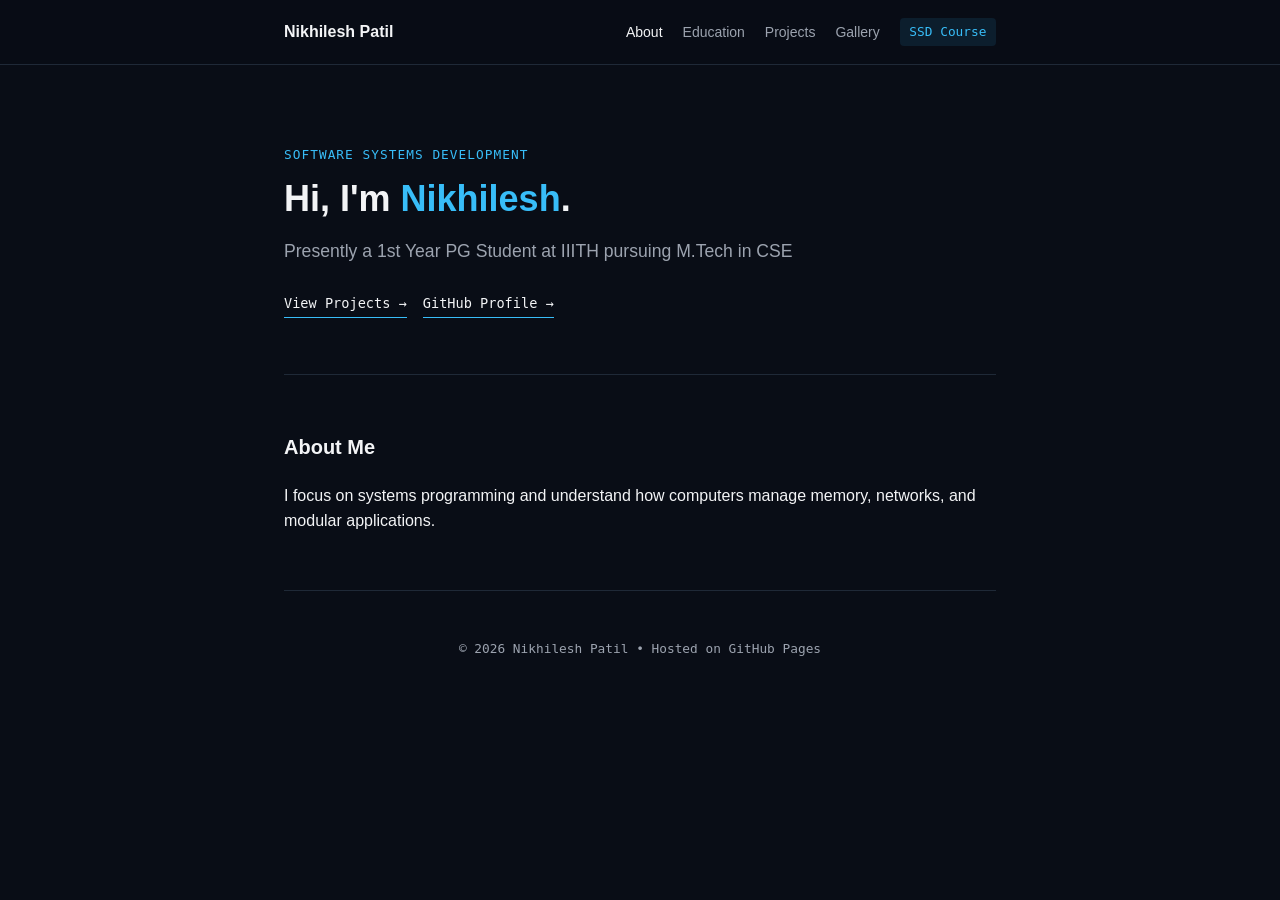
<file: index.html>
<!DOCTYPE html>
<html lang="en">
<head>
  <meta charset="UTF-8">
  <meta name="viewport" content="width=device-width, initial-scale=1.0">
  <title>Home — Portfolio</title>
  <link rel="stylesheet" href="style.css">
</head>
<body>

  <header>
    <div class="nav-wrapper">
      <a href="index.html" class="brand">Nikhilesh Patil</a>
      <nav>
        <a href="index.html" class="active">About</a>
        <a href="education.html">Education</a>
        <a href="projects.html">Projects</a>
        <a href="gallery.html">Gallery</a>
        <a href="ssdcoursepage.html" class="nav-link-accent">SSD Course</a>
      </nav>
    </div>
  </header>

  <main>
    <section class="hero">
      <p class="eyebrow">Software Systems Development</p>
      <h1>Hi, I'm <span class="text-accent">Nikhilesh</span>.</h1>
      <p class="lead">
        Presently a 1st Year PG Student at IIITH pursuing M.Tech in CSE
      </p>
      <div class="hero-links">
        <a href="projects.html" class="link-btn">View Projects &rarr;</a>
        <a href="https://github.com/nick-nick-nick" target="_blank" class="link-btn">GitHub Profile &rarr;</a>
      </div>
    </section>

    <section class="section">
      <h2>About Me</h2>
      <p>
        I focus on systems programming and understand how computers manage memory, networks, and modular applications.
      </p>
    </section>
  </main>

  <footer>
    <p>&copy; 2026 Nikhilesh Patil &bull; Hosted on GitHub Pages</p>
  </footer>

</body>
</html>
</file>
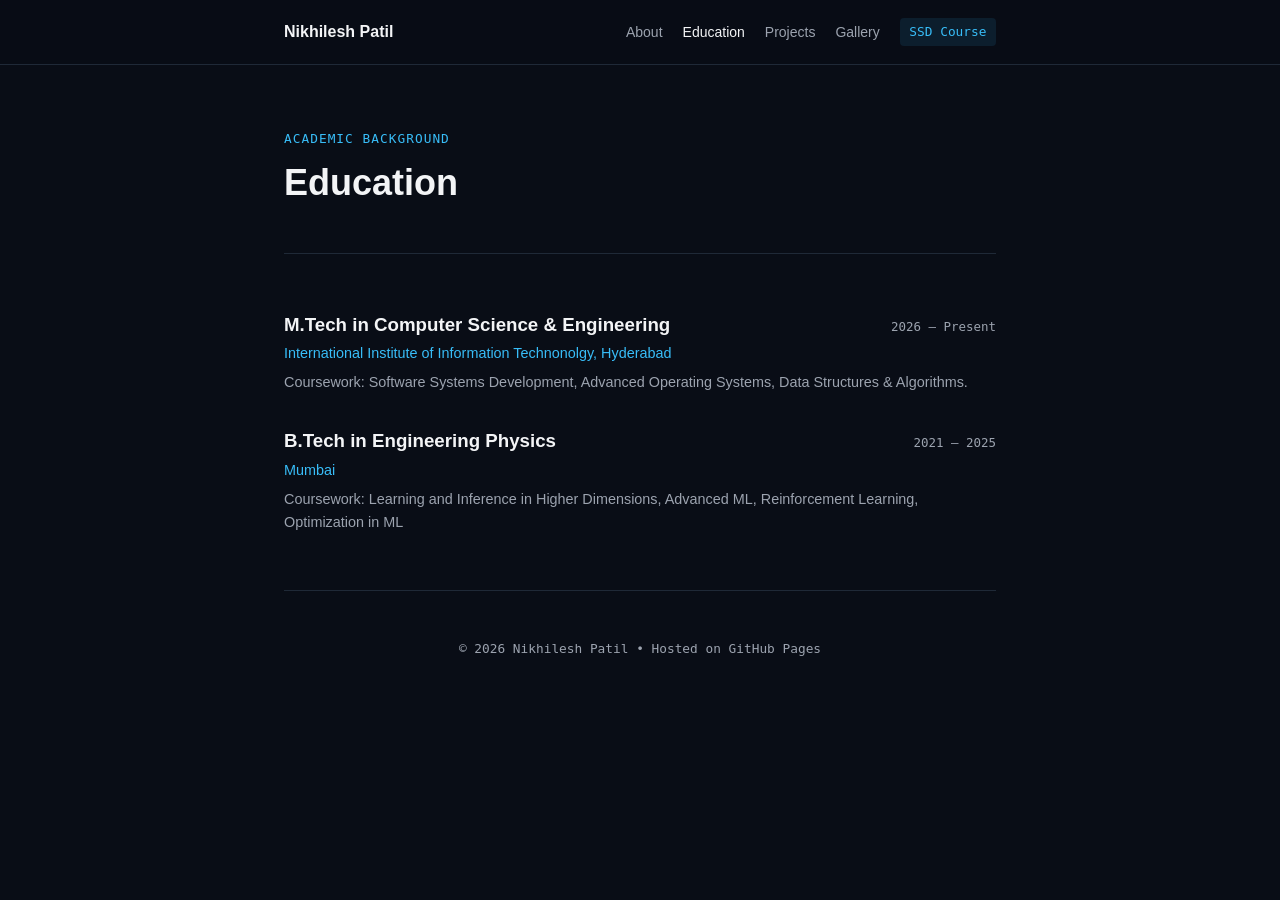
<file: education.html>
<!DOCTYPE html>
<html lang="en">
<head>
  <meta charset="UTF-8">
  <meta name="viewport" content="width=device-width, initial-scale=1.0">
  <title>Education — Portfolio</title>
  <link rel="stylesheet" href="style.css">
</head>
<body>

  <header>
    <div class="nav-wrapper">
      <a href="index.html" class="brand">Nikhilesh Patil</a>
      <nav>
        <a href="index.html">About</a>
        <a href="education.html" class="active">Education</a>
        <a href="projects.html">Projects</a>
        <a href="gallery.html">Gallery</a>
        <a href="ssdcoursepage.html" class="nav-link-accent">SSD Course</a>
      </nav>
    </div>
  </header>

  <main>
    <section class="page-title">
      <p class="eyebrow">Academic Background</p>
      <h1>Education</h1>
    </section>

    <section class="section">
      <div class="item-list">
        <article class="item">
          <div class="item-header">
            <h3>M.Tech in Computer Science & Engineering</h3>
            <span class="date">2026 — Present</span>
          </div>
          <p class="institution">International Institute of Information Technonolgy, Hyderabad</p>
          <p class="item-desc">Coursework: Software Systems Development, Advanced Operating Systems, Data Structures & Algorithms.</p>
        </article>

        <article class="item">
          <div class="item-header">
            <h3>B.Tech in Engineering Physics</h3>
            <span class="date">2021 — 2025</span>
          </div>
          <p class="institution">Mumbai</p>
          <p class="item-desc">Coursework: Learning and Inference in Higher Dimensions, Advanced ML, Reinforcement Learning, Optimization in ML</p>
        </article>
      </div>
    </section>
  </main>

  <footer>
    <p>&copy; 2026 Nikhilesh Patil &bull; Hosted on GitHub Pages</p>
  </footer>

</body>
</html>
</file>
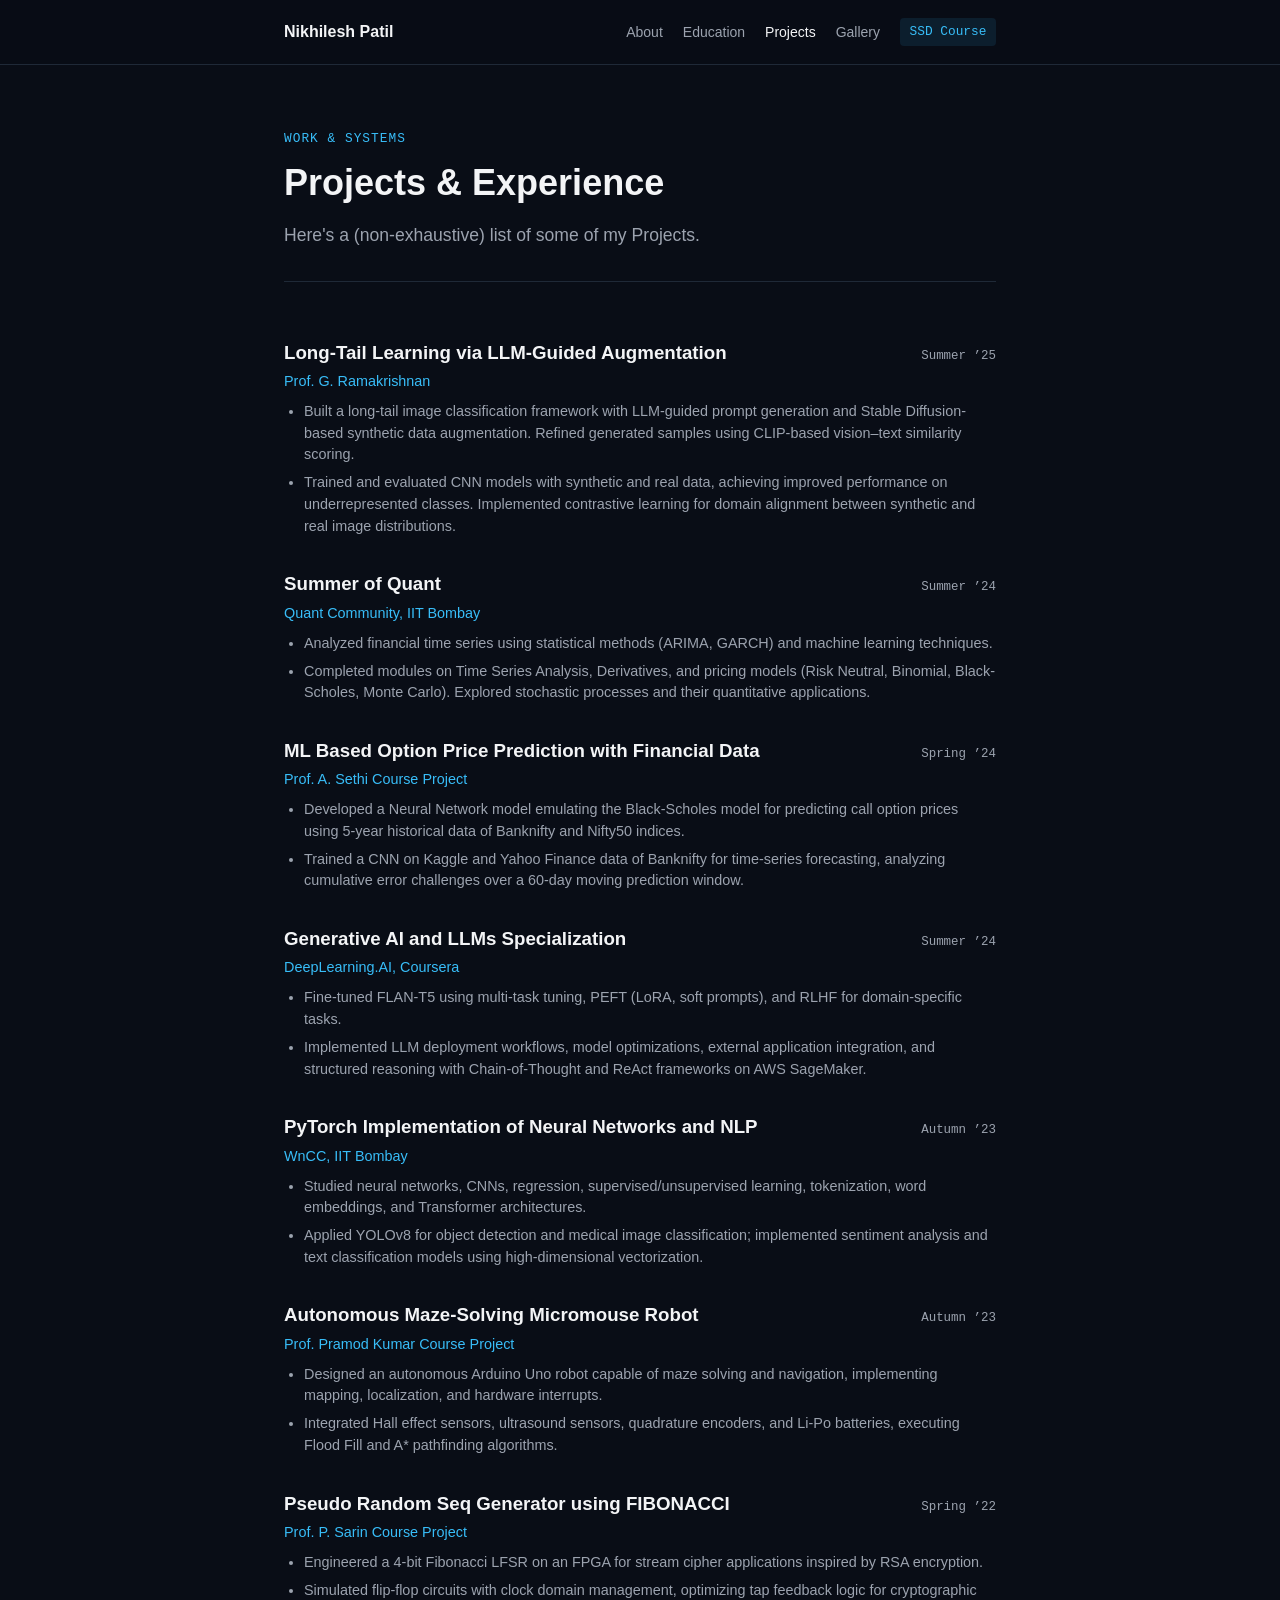
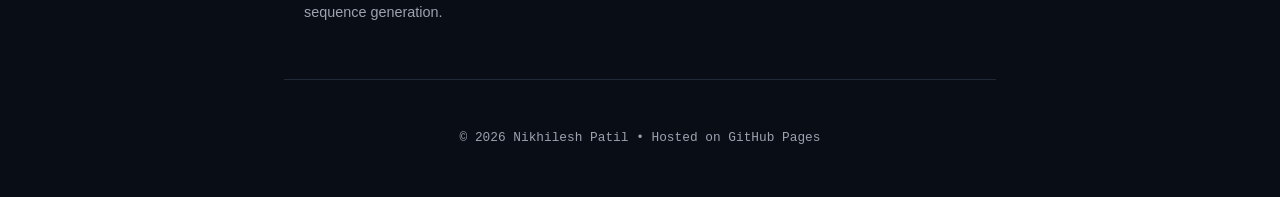
<file: projects.html>
<!DOCTYPE html>
<html lang="en">
<head>
  <meta charset="UTF-8">
  <meta name="viewport" content="width=device-width, initial-scale=1.0">
  <title>Projects — Portfolio</title>
  <link rel="stylesheet" href="style.css">
</head>
<body>

  <header>
    <div class="nav-wrapper">
      <a href="index.html" class="brand">Nikhilesh Patil</a>
      <nav>
        <a href="index.html">About</a>
        <a href="education.html">Education</a>
        <a href="projects.html" class="active">Projects</a>
        <a href="gallery.html">Gallery</a>
        <a href="ssdcoursepage.html" class="nav-link-accent">SSD Course</a>
      </nav>
    </div>
  </header>

  <main>
    <section class="page-title">
      <p class="eyebrow">Work & Systems</p>
      <h1>Projects & Experience</h1>
        <p class="lead">
        Here's a (non-exhaustive) list of some of my Projects.
      </p>
    </section>

    <section class="section">
      <div class="item-list">


        <article class="item">
          <div class="item-header">
            <h3>Long-Tail Learning via LLM-Guided Augmentation</h3>
            <span class="date">Summer ’25</span>
          </div>
          <p class="institution">Prof. G. Ramakrishnan</p>
          <ul class="project-bullets">
            <li>Built a long-tail image classification framework with LLM-guided prompt generation and Stable Diffusion-based synthetic data augmentation. Refined generated samples using CLIP-based vision–text similarity scoring.</li>
            <li>Trained and evaluated CNN models with synthetic and real data, achieving improved performance on underrepresented classes. Implemented contrastive learning for domain alignment between synthetic and real image distributions.</li>
          </ul>
        </article>


        <article class="item">
          <div class="item-header">
            <h3>Summer of Quant</h3>
            <span class="date">Summer ’24</span>
          </div>
          <p class="institution">Quant Community, IIT Bombay</p>
          <ul class="project-bullets">
            <li>Analyzed financial time series using statistical methods (ARIMA, GARCH) and machine learning techniques.</li>
            <li>Completed modules on Time Series Analysis, Derivatives, and pricing models (Risk Neutral, Binomial, Black-Scholes, Monte Carlo). Explored stochastic processes and their quantitative applications.</li>
          </ul>
        </article>


        <article class="item">
          <div class="item-header">
            <h3>ML Based Option Price Prediction with Financial Data</h3>
            <span class="date">Spring ’24</span>
          </div>
          <p class="institution">Prof. A. Sethi Course Project</p>
          <ul class="project-bullets">
            <li>Developed a Neural Network model emulating the Black-Scholes model for predicting call option prices using 5-year historical data of Banknifty and Nifty50 indices.</li>
            <li>Trained a CNN on Kaggle and Yahoo Finance data of Banknifty for time-series forecasting, analyzing cumulative error challenges over a 60-day moving prediction window.</li>
          </ul>
        </article>


        <article class="item">
          <div class="item-header">
            <h3>Generative AI and LLMs Specialization</h3>
            <span class="date">Summer ’24</span>
          </div>
          <p class="institution">DeepLearning.AI, Coursera</p>
          <ul class="project-bullets">
            <li>Fine-tuned FLAN-T5 using multi-task tuning, PEFT (LoRA, soft prompts), and RLHF for domain-specific tasks.</li>
            <li>Implemented LLM deployment workflows, model optimizations, external application integration, and structured reasoning with Chain-of-Thought and ReAct frameworks on AWS SageMaker.</li>
          </ul>
        </article>


        <article class="item">
          <div class="item-header">
            <h3>PyTorch Implementation of Neural Networks and NLP</h3>
            <span class="date">Autumn ’23</span>
          </div>
          <p class="institution">WnCC, IIT Bombay</p>
          <ul class="project-bullets">
            <li>Studied neural networks, CNNs, regression, supervised/unsupervised learning, tokenization, word embeddings, and Transformer architectures.</li>
            <li>Applied YOLOv8 for object detection and medical image classification; implemented sentiment analysis and text classification models using high-dimensional vectorization.</li>
          </ul>
        </article>


        <article class="item">
          <div class="item-header">
            <h3>Autonomous Maze-Solving Micromouse Robot</h3>
            <span class="date">Autumn ’23</span>
          </div>
          <p class="institution">Prof. Pramod Kumar Course Project</p>
          <ul class="project-bullets">
            <li>Designed an autonomous Arduino Uno robot capable of maze solving and navigation, implementing mapping, localization, and hardware interrupts.</li>
            <li>Integrated Hall effect sensors, ultrasound sensors, quadrature encoders, and Li-Po batteries, executing Flood Fill and A* pathfinding algorithms.</li>
          </ul>
        </article>


        <article class="item">
          <div class="item-header">
            <h3>Pseudo Random Seq Generator using FIBONACCI</h3>
            <span class="date">Spring ’22</span>
          </div>
          <p class="institution">Prof. P. Sarin Course Project</p>
          <ul class="project-bullets">
            <li>Engineered a 4-bit Fibonacci LFSR on an FPGA for stream cipher applications inspired by RSA encryption.</li>
            <li>Simulated flip-flop circuits with clock domain management, optimizing tap feedback logic for cryptographic sequence generation.</li>
          </ul>
        </article>

      </div>
    </section>
  </main>

  <footer>
    <p>&copy; 2026 Nikhilesh Patil &bull; Hosted on GitHub Pages</p>
  </footer>

</body>
</html>
</file>
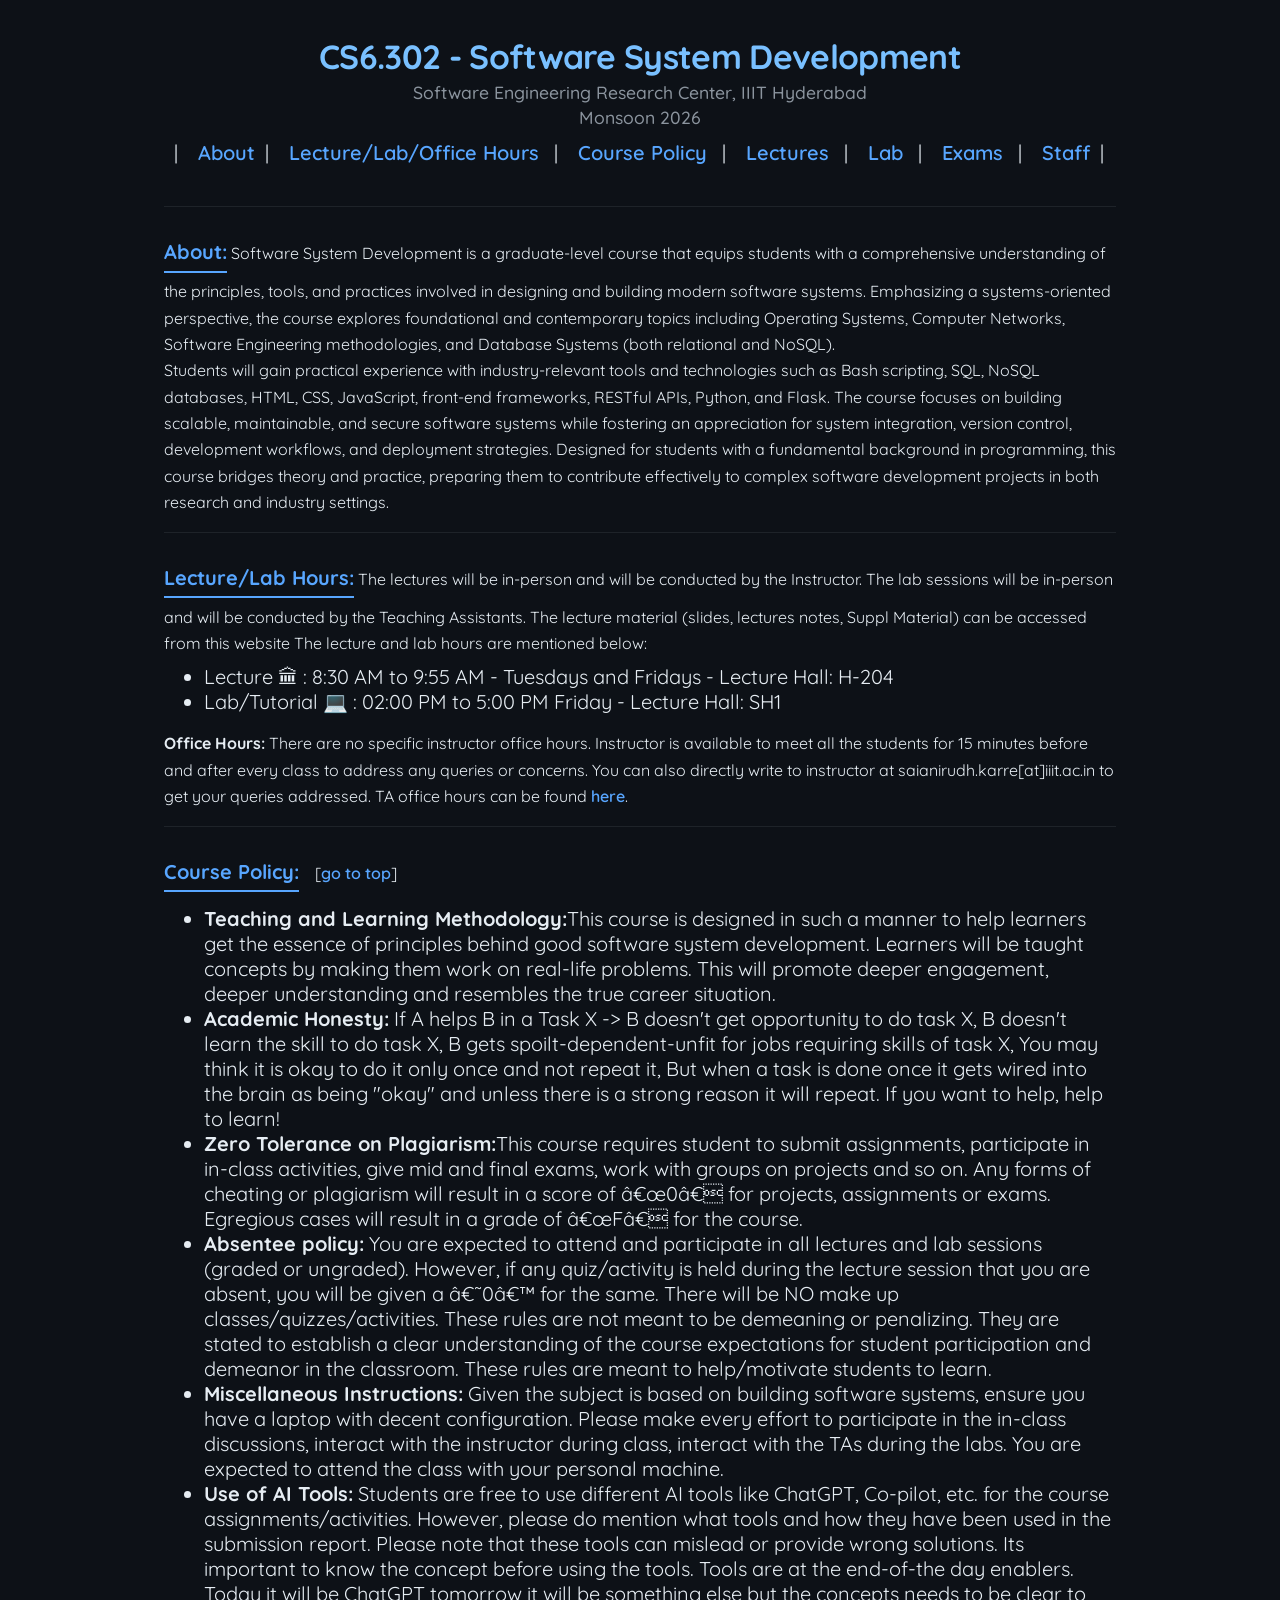
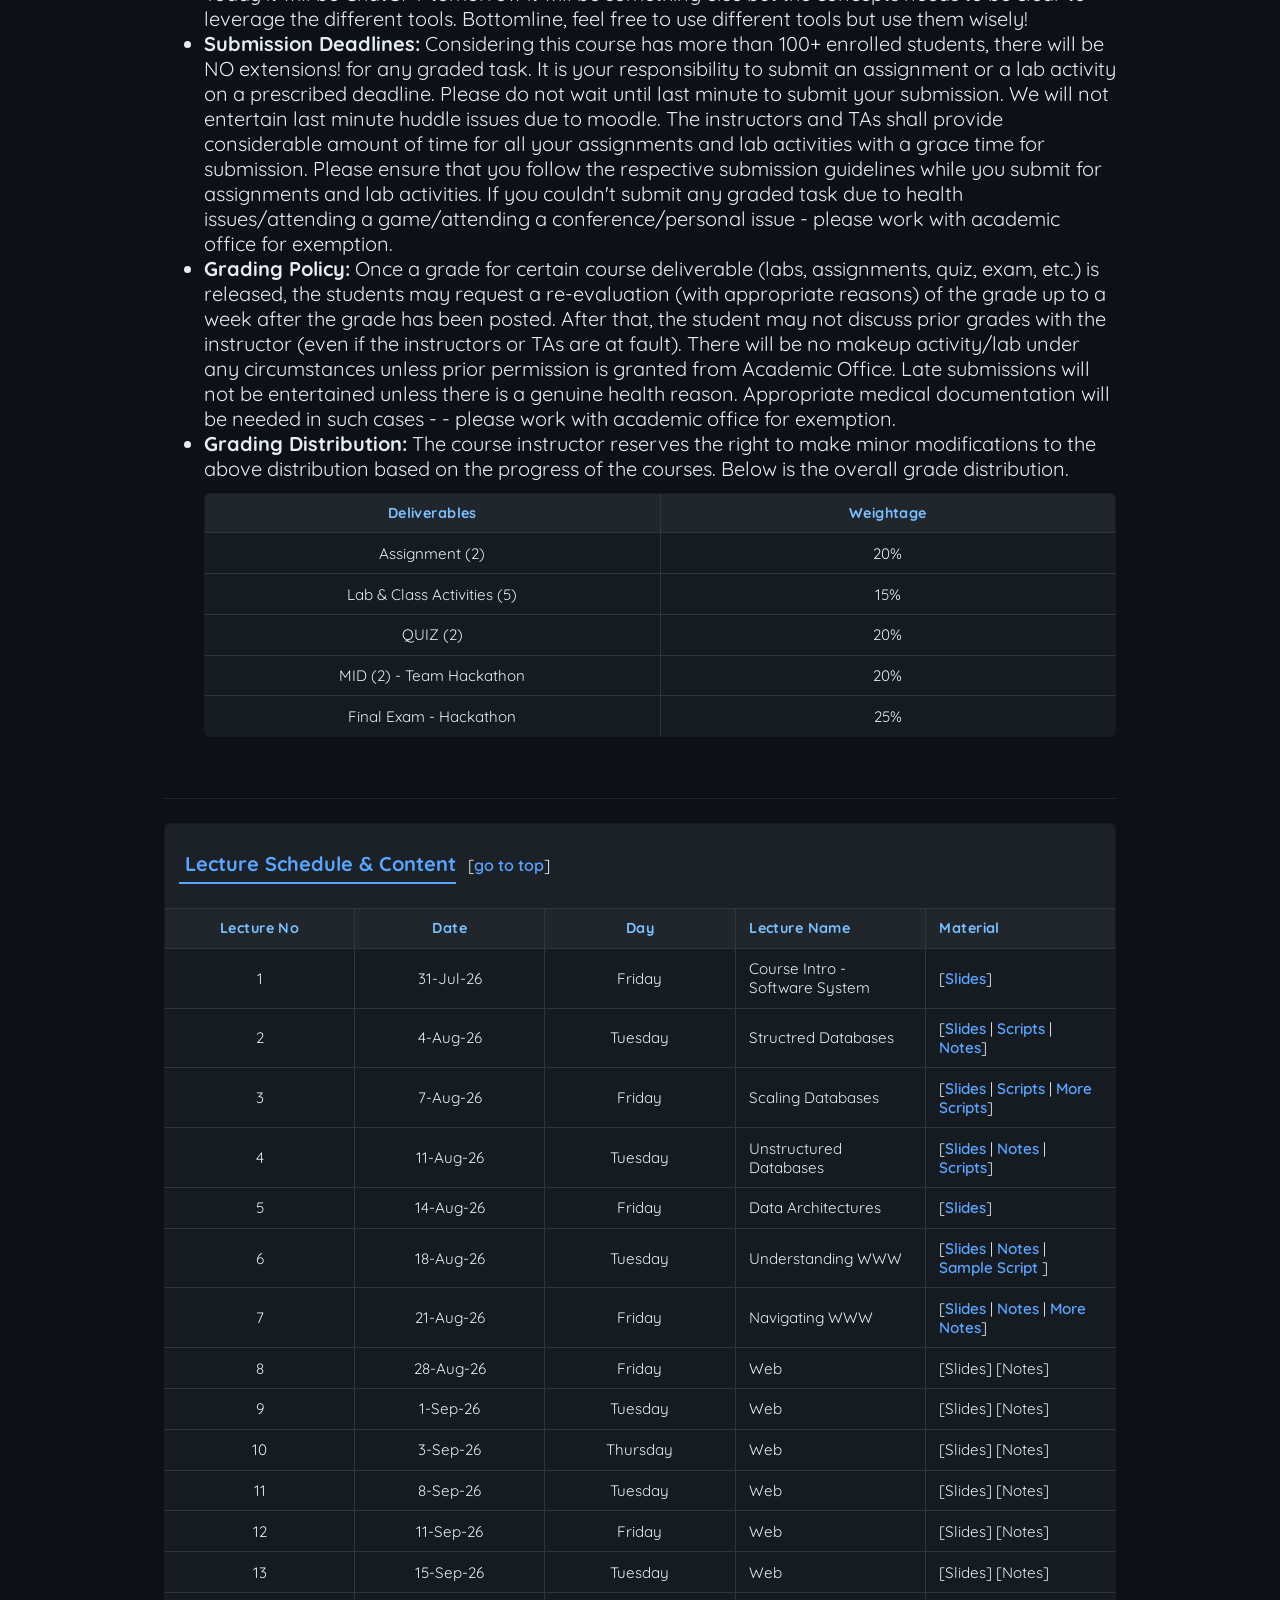
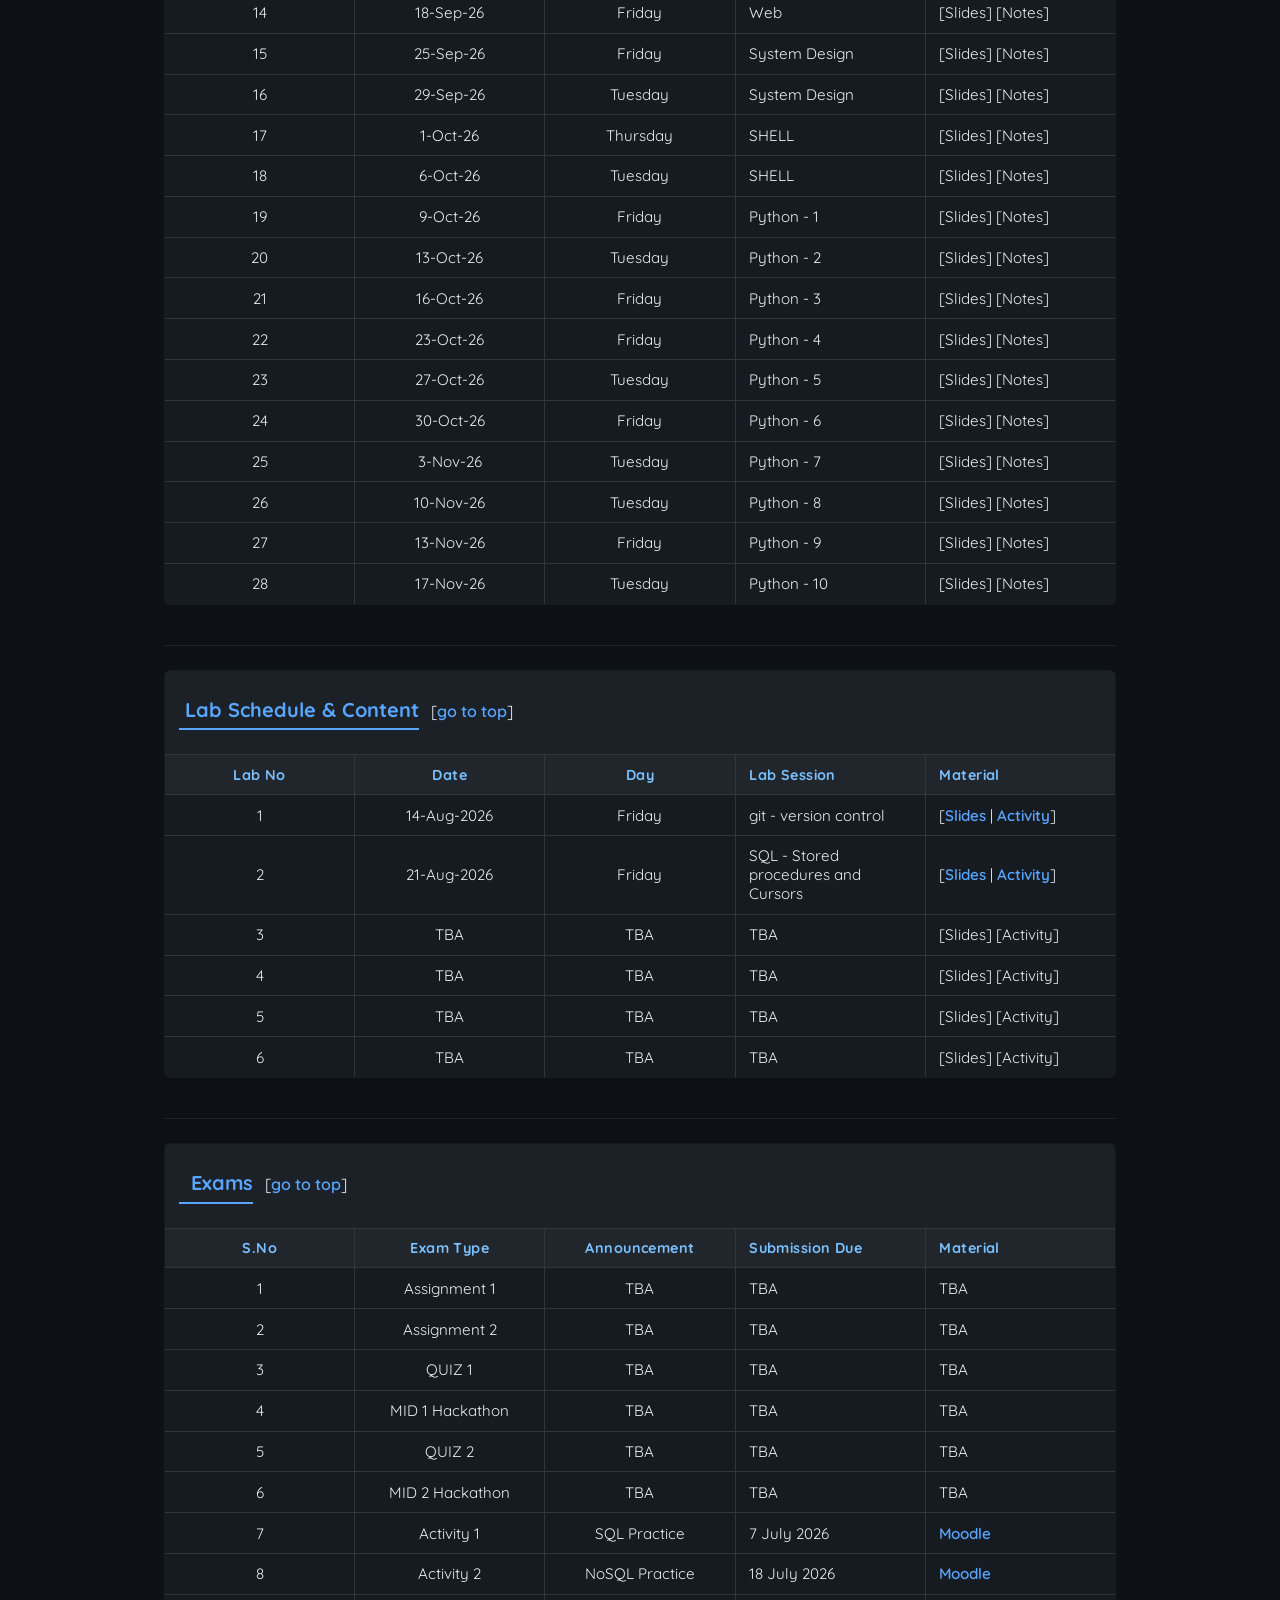
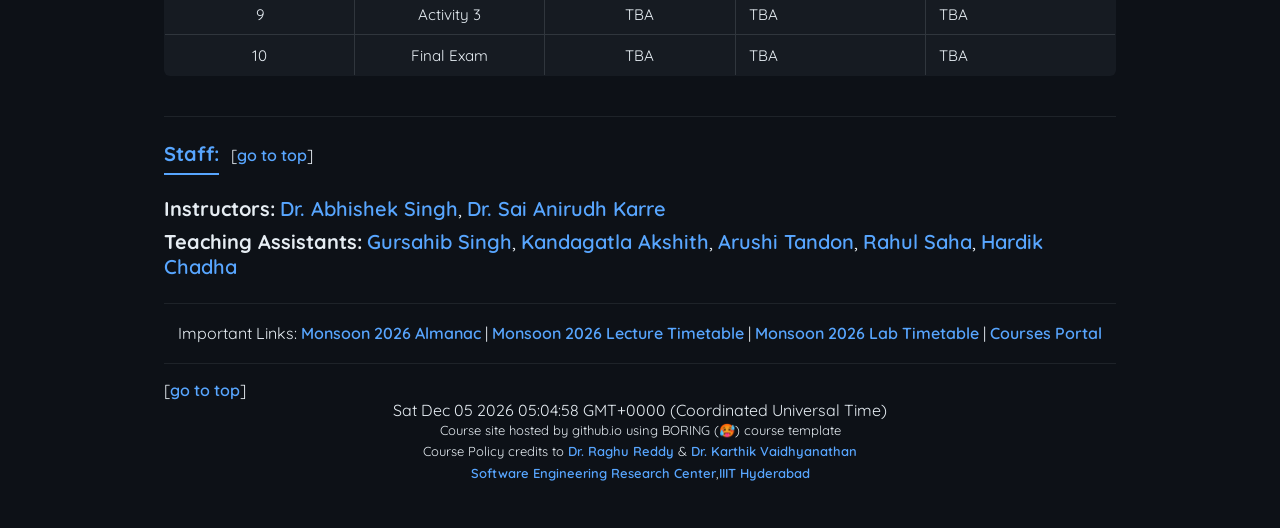
<file: ssdcoursepage.html>
<html>
<head><title>CS6.302 SSD Monsoon 2026</title>
<link rel="stylesheet" href="ssd_style.css">
<meta name="viewport" content="width=device-width, initial-scale=1.0"/>
<link rel="stylesheet" href="https://fonts.googleapis.com/css?family=Quicksand">
<link href="https://cdn.jsdelivr.net/npm/bootstrap@4.6.1/dist/css/bootstrap.min.css" rel="stylesheet" integrity="sha256-DF7Zhf293AJxJNTmh5zhoYYIMs2oXitRfBjY+9L//AY=" crossorigin="anonymous">
<style>
body {font-family: Quicksand; font-size: 20px; color:#333}
        table
        {
            font-family: Quicksand; font-size:20px; color:#333;
            border-collapse:collapse;
            width:1000px;
            padding:10px;
            border-spacing:10px
			
        }

	.light-text-row {
        color: #ADADAD; 
    }

</style>


	<script>
  
  const lastModified = new Date(document.lastModified);
 
  const formattedDate = lastModified.toLocaleString('en-US', {
    year: 'numeric',
    month: 'long',
    day: 'numeric',
    hour: '2-digit',
    minute: '2-digit'
  });

  document.getElementById("lastUpdated").innerHTML += formattedDate;
</script>
<script>
function startTime() {
  const today = new Date();
  let h = today.getHours();
  let m = today.getMinutes();
  let s = today.getSeconds();
  m = checkTime(m);
  s = checkTime(s);
  document.getElementById('txt').innerHTML = today 
  setTimeout(startTime, 1000);
}

function checkTime(i) {
  if (i < 10) {i = "0" + i};  // add zero in front of numbers < 10
  return i;
}
</script>
<script src="https://ajax.googleapis.com/ajax/libs/jquery/3.5.1/jquery.min.js"></script>
</head>
<body onload="startTime()">
	<!--<script>
	alert("All the Best for your Final Exam!"");
		</script>-->
<table align="center" width="100%" cellspacing="10" cellpadding="10" border="0">
<tr>
<td><h1 align="center" id="home">CS6.302 - Software System Development</h1><h3 align="center">Software Engineering Research Center, IIIT Hyderabad</h3> <h3 align="center">Monsoon 2026</h3></td>
</tr>
<tr>
<td>&nbsp;&nbsp;|&nbsp;&nbsp;&nbsp; <a href="#about">About</a>&nbsp;&nbsp;|&nbsp;&nbsp;&nbsp; <a href="#lecture">Lecture/Lab/Office Hours</a> &nbsp;&nbsp;|&nbsp;&nbsp;&nbsp; <a href="#cpolicy">Course Policy</a> &nbsp;&nbsp;|&nbsp;&nbsp;&nbsp; <a href="#schedule">Lectures</a> &nbsp;&nbsp;|&nbsp;&nbsp;&nbsp;  <a href="#lab">Lab</a> &nbsp;&nbsp;|&nbsp;&nbsp;&nbsp; <a href="#activity">Exams</a> &nbsp;&nbsp;|&nbsp;&nbsp;&nbsp; <a href="#staff">Staff</a>&nbsp;&nbsp;|&nbsp;&nbsp;&nbsp; <hr></td>
</tr>
<tr>
<td> <p align="left"><b id="about">About:</b> Software System Development is a graduate-level course that equips students with a comprehensive understanding of the principles, tools, and practices involved in designing and building modern software systems. Emphasizing a systems-oriented perspective, the course explores foundational and contemporary topics including Operating Systems, Computer Networks, Software Engineering methodologies, and Database Systems (both relational and NoSQL).
<br>
<br>
Students will gain practical experience with industry-relevant tools and technologies such as Bash scripting, SQL, NoSQL databases, HTML, CSS, JavaScript, front-end frameworks, RESTful APIs, Python, and Flask. The course focuses on building scalable, maintainable, and secure software systems while fostering an appreciation for system integration, version control, development workflows, and deployment strategies.
<br>
<br>
Designed for students with a fundamental background in programming, this course bridges theory and practice, preparing them to contribute effectively to complex software development projects in both research and industry settings.<hr></td>
</tr>
<tr>
<td> <p align="left"><b id="lecture">Lecture/Lab Hours:</b> The lectures will be in-person and will be conducted by the Instructor. The lab sessions will be in-person and will be conducted by the Teaching Assistants. The lecture material (slides, lectures notes, Suppl Material) can be accessed from this website The lecture and lab hours are mentioned below:

<ul><li>Lecture &#x1F3DB; : 8:30 AM to 9:55 AM - Tuesdays and Fridays - Lecture Hall: H-204</li> <li>Lab/Tutorial &#x1F4BB; : 02:00 PM to 5:00 PM Friday - Lecture Hall: SH1 </li></ul></p>
<p align="left"><b>Office Hours:</b> There are no specific instructor office hours. Instructor is available to meet all the students for 15 minutes before and after every class to address any queries or concerns. You can also directly write to instructor at saianirudh.karre[at]iiit.ac.in to get your queries addressed. TA office hours can be found <a href="#staff">here</a>.
</p><hr>
</td>
</tr>
<tr>
<td>
<p align="left"><b id="cpolicy">Course Policy:</b> &nbsp;&nbsp;&nbsp;[<a href="#home">go to top</a>]
<ul>
<li><b>Teaching and Learning Methodology:</b>This course is designed in such a manner to help learners get the essence of principles behind good software system development. Learners will be taught concepts by making them work on real-life problems. This will promote deeper engagement, deeper understanding and resembles the true career situation. 
</li>
<li><b>Academic Honesty:</b> If A helps B in a Task X -> B doesn't get opportunity to do task X, B doesn't learn the skill to do task X, B gets spoilt-dependent-unfit for jobs requiring skills of task X, You may think it is okay to do it only once and not repeat it, But when a task is done once it gets wired into the brain as being "okay" and unless there is a strong reason it will repeat. If you want to help, help to learn!
<br>
<br> 
</li>
<li><b>Zero Tolerance on Plagiarism:</b>This course requires student to submit assignments, participate in in-class activities, give mid and final exams, work with groups on projects and so on. Any forms of cheating or plagiarism will result in a score of “0” for projects, assignments or exams. Egregious cases will result in a grade of “F” for the course.
<br>
<br> 
</li>
<li><b>Absentee policy:</b> You are expected to attend and participate in all lectures and lab sessions (graded or ungraded).  However, if any quiz/activity is held during the lecture session that you are absent, you will be given a ‘0’ for the same. There will be NO make up classes/quizzes/activities. These rules are not meant to be demeaning or penalizing. They are stated to establish a clear understanding of the course expectations for student participation and demeanor in the classroom. These rules are meant to help/motivate students to learn. 
<br>
<br> 
</li>
<li><b>Miscellaneous Instructions:</b> Given the subject is based on building software systems, ensure you have a laptop with decent configuration. Please make every effort to participate in the in-class discussions, interact with the instructor during class, interact with the TAs during the labs. You are expected to attend the class with your personal machine. 
<br>
<br> 
</li>
<li><b>Use of AI Tools:</b> Students are free to use different AI tools like ChatGPT, Co-pilot, etc. for the course assignments/activities. However, please do mention what tools and how they have been used in the submission report. Please note that these tools can mislead or provide wrong solutions. Its important to know the concept before using the tools. Tools are at the end-of-the day enablers. Today it will be ChatGPT tomorrow it will be something else but the concepts needs to be clear to leverage the different tools. Bottomline, feel free to use different tools but use them wisely!
<br>
<br> 
</li>
<li><b>Submission Deadlines:</b> Considering this course has more than 100+ enrolled students, there will be NO extensions! for any graded task. It is your responsibility to submit an assignment or a lab activity on a prescribed deadline. Please do not wait until last minute to submit your submission. We will not entertain last minute huddle issues due to moodle. The instructors and TAs shall provide considerable amount of time for all your assignments and lab activities with a grace time for submission. Please ensure that you follow the respective submission guidelines while you submit for assignments and lab activities. If you couldn't submit any graded task due to health issues/attending a game/attending a conference/personal issue - please work with academic office for exemption. 
<br>
<br> 
</li>
<li><b>Grading Policy:</b> Once a grade for certain course deliverable (labs, assignments, quiz, exam, etc.) is released, the students may request a re-evaluation (with appropriate reasons) of the grade up to a week after the grade has been posted. After that, the student may not discuss prior grades with the instructor (even if the instructors or TAs are at fault). There will be no makeup activity/lab under any circumstances unless prior permission is granted from Academic Office. Late submissions will not be entertained unless there is a genuine health reason. Appropriate medical documentation will be needed in such cases - - please work with academic office for exemption.
<br>
<br> 
</li>
<li><b>Grading Distribution:</b> The course instructor reserves the right to make minor modifications to the above distribution based on the progress of the courses. Below is the overall grade distribution.
<br>
<br> 
<table border="1" align="center">
<tr align="center"><th>Deliverables</th><th>Weightage</th></tr>
<tr align="center"><td>Assignment (2)</td><td>20%</td></tr>
<tr align="center"><td>Lab & Class Activities (5)</td><td>15%</td></tr>
<tr align="center"><td>QUIZ (2)</td><td>20%</td></tr>
<tr align="center"><td>MID (2) - Team Hackathon</td><td>20%</td></tr>
<tr align="center"><td>Final Exam - Hackathon</td><td>25%</td></tr>
</table>
</li>
<br>
<!--<li><b>Evaluation Rubric:</b> All evaluations as part of this course follow below evaluation rubric. TAs will follow below guidelines for evaluating assignments and lab activities for this course.
<br>
<br>
<table border="1" align="center" width="10%">
<tr><th>Rubric</th><th>Input(15%)</th><th>Logic(60%)</th><th>Output(15%)</th><th>Submission(10%)</th></tr>
<tr><td>Exceptional (100%)</td><td>All inputs are working as per the requirements</td><td>Logic is accurate and as per the requirements defined in the question</td><td>All outputs are returned as per the requirements</td><td>Script submissions are correct and as per requirements</td></tr>
<tr><td>Acceptable (70%)</td><td>Inputs are partially working as per the requirements</td><td>Logic is almost correct and as per the requirements defined in the question</td><td>Outputs are partially returned as per the requirements</td><td>Script submissions is partially correct and as per requirements</td></tr>
<tr><td>Beginning (30%)</td><td>At least one input is working as per the requirements</td><td>Logic is partially correct and as per the requirements defined in the question</td><td>At least one output is returned as per the requirement</td><td>Atleast one part of the script submission is correct and as per requirements</td></tr>
<tr><td>No Response (0%)</td><td>None of the inputs are working as per the requirements</td><td>Logic is incorrect and not as per the requirements defined in the question</td><td>None of the outputs are returned as per the requirements</td><td>Script submissions is incorrect and not as per requirements</td></tr>
</table> 
</li>-->
</ul><hr>
</p>
</td>
</tr>
</tr>
</table> 

<table border="1" align="center" width="10%" class="tg">
<tr>
<td colspan="5"><p align="left"><b id="schedule">&nbsp;Lecture Schedule & Content</b>&nbsp;&nbsp;&nbsp;[<a href="#home">go to top</a>]</p></td>
</tr >
  <tr align="center">
    <th class="tg-7btt">Lecture No</th>
    <th class="tg-7btt">Date</th>
    <th class="tg-7btt">Day</th>
    <th class="tg-7btt">Lecture Name</th>
    <th class="tg-7btt">Material</th>
  </tr>
<tbody align="center">
  <tr>
    <td class="tg-c3ow">1</td>
    <td class="tg-c3ow">31-Jul-26</td>
    <td class="tg-c3ow">Friday</td>
    <td class="tg-c3ow">Course Intro - Software System</td>
    <td class="tg-c3ow">[<a href="https://docs.google.com/viewer?url=https://raw.githubusercontent.com/serc-iiith/serc-iiith.github.io/main/CourseContent/CS6302_M26/SSD_Class1.pdf" target="_blank">Slides</a>]</td>
  </tr>
  <tr>
    <td class="tg-c3ow">2</td>
    <td class="tg-c3ow">4-Aug-26</td>
    <td class="tg-c3ow">Tuesday</td>
    <td class="tg-c3ow">Structred Databases</td>
    <td class="tg-c3ow">[<a href="https://docs.google.com/viewer?url=https://raw.githubusercontent.com/serc-iiith/serc-iiith.github.io/main/CourseContent/CS6302_M26/StructuredData.pdf" target="_blank">Slides</a> | <a href="https://docs.google.com/viewer?url=https://raw.githubusercontent.com/serc-iiith/serc-iiith.github.io/main/CourseContent/CS6302_M26/databases.sql" target="_blank">Scripts</a> | <a href="https://tinted-rumba-8c6.notion.site/Structured-Databases-2456a6248bf6805f83e1cbf0a58761ec" target="_blank">Notes</a>]</td>
  </tr>
  <tr>
    <td class="tg-c3ow">3</td>
    <td class="tg-c3ow">7-Aug-26</td>
    <td class="tg-c3ow">Friday</td>
    <td class="tg-c3ow">Scaling Databases</td>
    <td class="tg-c3ow">[<a href="https://docs.google.com/viewer?url=https://raw.githubusercontent.com/serc-iiith/serc-iiith.github.io/main/CourseContent/CS6302_M26/ScalingDatabases.pdf" target="_blank">Slides</a> | <a href="https://docs.google.com/viewer?url=https://raw.githubusercontent.com/serc-iiith/serc-iiith.github.io/main/CourseContent/CS6302_M26/databases_2.sql" target="_blank">Scripts</a> | <a href="https://docs.google.com/viewer?url=https://raw.githubusercontent.com/serc-iiith/serc-iiith.github.io/main/CourseContent/CS6302_M26/databases_3.sql" target="_blank">More Scripts</a>]</td>
  </tr>
  <tr>
    <td class="tg-c3ow">4</td>
    <td class="tg-c3ow">11-Aug-26</td>
    <td class="tg-c3ow">Tuesday</td>
    <td class="tg-c3ow">Unstructured Databases</td>
    <td class="tg-c3ow">[<a href="https://docs.google.com/viewer?url=https://raw.githubusercontent.com/serc-iiith/serc-iiith.github.io/main/CourseContent/CS6302_M26/UnStructuredDatabases.pdf" target="_blank">Slides</a> | <a href="https://tinted-rumba-8c6.notion.site/Unstructured-Databases-24b6a6248bf680679b36e76c33d301c4" target="_blank">Notes</a> | <a href="https://raw.githubusercontent.com/serc-iiith/serc-iiith.github.io/refs/heads/main/CourseContent/CS6302_M26/mongo.txt" target="_blank">Scripts</a>]</td>
  </tr>
  <tr>
    <td class="tg-c3ow">5</td>
    <td class="tg-c3ow">14-Aug-26</td>
    <td class="tg-c3ow">Friday</td>
    <td class="tg-c3ow">Data Architectures</td>
    <td class="tg-c3ow">[<a href="https://docs.google.com/viewer?url=https://raw.githubusercontent.com/serc-iiith/serc-iiith.github.io/main/CourseContent/CS6302_M26/DatabaseArchitectures.pdf" target="_blank">Slides</a>]</td>
  </tr>
  <tr>
    <td class="tg-c3ow">6</td>
    <td class="tg-c3ow">18-Aug-26</td>
    <td class="tg-c3ow">Tuesday</td>
    <td class="tg-c3ow">Understanding WWW</td>
    <td class="tg-c3ow">[<a href="https://docs.google.com/viewer?url=https://raw.githubusercontent.com/serc-iiith/serc-iiith.github.io/main/CourseContent/CS6302_M26/www.pdf" target="_blank">Slides</a> | <a href="https://tinted-rumba-8c6.notion.site/Web-Technology-2566a6248bf6800488d0c13a992502e4" target="_blank">Notes</a> | <a href="https://raw.githubusercontent.com/serc-iiith/serc-iiith.github.io/refs/heads/main/CourseContent/CS6302_M26/samplehtml.html" target="_blank">Sample Script</a> ]</td>
  </tr>
  <tr>
    <td class="tg-c3ow">7</td>
    <td class="tg-c3ow">21-Aug-26</td>
    <td class="tg-c3ow">Friday</td>
    <td class="tg-c3ow">Navigating WWW</td>
    <td class="tg-c3ow">[<a href="https://docs.google.com/viewer?url=https://raw.githubusercontent.com/serc-iiith/serc-iiith.github.io/main/CourseContent/CS6302_M26/WebLanguages.pdf" target="_blank">Slides</a> | <a href="https://github.com/serc-iiith/serc-iiith.github.io/blob/main/CourseContent/CS6302_M26/html.md" target="_blank">Notes</a> | <a href="https://github.com/serc-iiith/serc-iiith.github.io/blob/main/CourseContent/CS6302_M26/css.md" target="_blank">More Notes</a>]</td>
  </tr>
  <tr>
    <td class="tg-c3ow">8</td>
    <td class="tg-c3ow">28-Aug-26</td>
    <td class="tg-c3ow">Friday</td>
    <td class="tg-c3ow">Web</td>
    <td class="tg-c3ow">[Slides] [Notes]</td>
  </tr>
  <tr>
    <td class="tg-c3ow">9</td>
    <td class="tg-c3ow">1-Sep-26</td>
    <td class="tg-c3ow">Tuesday</td>
    <td class="tg-c3ow">Web</td>
    <td class="tg-c3ow">[Slides] [Notes]</td>
  </tr>
  <tr>
    <td class="tg-c3ow">10</td>
    <td class="tg-c3ow">3-Sep-26</td>
    <td class="tg-c3ow">Thursday</td>
    <td class="tg-c3ow">Web</td>
    <td class="tg-c3ow">[Slides] [Notes]</td>
  </tr>
  <tr>
    <td class="tg-c3ow">11</td>
    <td class="tg-c3ow">8-Sep-26</td>
    <td class="tg-c3ow">Tuesday</td>
    <td class="tg-c3ow">Web</td>
    <td class="tg-c3ow">[Slides] [Notes]</td>
  </tr>
  <tr>
    <td class="tg-c3ow">12</td>
    <td class="tg-c3ow">11-Sep-26</td>
    <td class="tg-c3ow">Friday</td>
    <td class="tg-c3ow">Web</td>
    <td class="tg-c3ow">[Slides] [Notes]</td>
  </tr>
  <tr>
    <td class="tg-c3ow">13</td>
    <td class="tg-c3ow">15-Sep-26</td>
    <td class="tg-c3ow">Tuesday</td>
    <td class="tg-c3ow">Web</td>
    <td class="tg-c3ow">[Slides] [Notes]</td>
  </tr>
  <tr>
    <td class="tg-c3ow">14</td>
    <td class="tg-c3ow">18-Sep-26</td>
    <td class="tg-c3ow">Friday</td>
    <td class="tg-c3ow">Web</td>
    <td class="tg-c3ow">[Slides] [Notes]</td>
  </tr>
  <tr>
    <td class="tg-c3ow">15</td>
    <td class="tg-c3ow">25-Sep-26</td>
    <td class="tg-c3ow">Friday</td>
    <td class="tg-c3ow">System Design</td>
    <td class="tg-c3ow">[Slides] [Notes]</td>
  </tr>
  <tr>
    <td class="tg-c3ow">16</td>
    <td class="tg-c3ow">29-Sep-26</td>
    <td class="tg-c3ow">Tuesday</td>
    <td class="tg-c3ow">System Design</td>
    <td class="tg-c3ow">[Slides] [Notes]</td>
  </tr>
  <tr>
    <td class="tg-c3ow">17</td>
    <td class="tg-c3ow">1-Oct-26</td>
    <td class="tg-c3ow">Thursday</td>
    <td class="tg-c3ow">SHELL</td>
    <td class="tg-c3ow">[Slides] [Notes]</td>
  </tr>
  <tr>
    <td class="tg-c3ow">18</td>
    <td class="tg-c3ow">6-Oct-26</td>
    <td class="tg-c3ow">Tuesday</td>
    <td class="tg-c3ow">SHELL</td>
    <td class="tg-c3ow">[Slides] [Notes]</td>
  </tr>
  <tr>
    <td class="tg-c3ow">19</td>
    <td class="tg-c3ow">9-Oct-26</td>
    <td class="tg-c3ow">Friday</td>
    <td class="tg-c3ow">Python - 1</td>
    <td class="tg-c3ow">[Slides] [Notes]</td>
  </tr>
  <tr>
    <td class="tg-c3ow">20</td>
    <td class="tg-c3ow">13-Oct-26</td>
    <td class="tg-c3ow">Tuesday</td>
    <td class="tg-c3ow">Python - 2</td>
    <td class="tg-c3ow">[Slides] [Notes]</td>
  </tr>
  <tr>
    <td class="tg-c3ow">21</td>
    <td class="tg-c3ow">16-Oct-26</td>
    <td class="tg-c3ow">Friday</td>
    <td class="tg-c3ow">Python - 3</td>
    <td class="tg-c3ow">[Slides] [Notes]</td>
  </tr>
  <tr>
    <td class="tg-c3ow">22</td>
    <td class="tg-c3ow">23-Oct-26</td>
    <td class="tg-c3ow">Friday</td>
    <td class="tg-c3ow">Python - 4</td>
    <td class="tg-c3ow">[Slides] [Notes]</td>
  </tr>
  <tr>
    <td class="tg-c3ow">23</td>
    <td class="tg-c3ow">27-Oct-26</td>
    <td class="tg-c3ow">Tuesday</td>
    <td class="tg-c3ow">Python - 5</td>
    <td class="tg-c3ow">[Slides] [Notes]</td>
  </tr>
  <tr>
    <td class="tg-c3ow">24</td>
    <td class="tg-c3ow">30-Oct-26</td>
    <td class="tg-c3ow">Friday</td>
    <td class="tg-c3ow">Python - 6</td>
    <td class="tg-c3ow">[Slides] [Notes]</td>
  </tr>
  <tr>
    <td class="tg-c3ow">25</td>
    <td class="tg-c3ow">3-Nov-26</td>
    <td class="tg-c3ow">Tuesday</td>
    <td class="tg-c3ow">Python - 7</td>
    <td class="tg-c3ow">[Slides] [Notes]</td>
  </tr>
  <tr>
    <td class="tg-c3ow">26</td>
    <td class="tg-c3ow">10-Nov-26</td>
    <td class="tg-c3ow">Tuesday</td>
    <td class="tg-c3ow">Python - 8</td>
    <td class="tg-c3ow">[Slides] [Notes]</td>
  </tr>
  <tr>
    <td class="tg-c3ow">27</td>
    <td class="tg-c3ow">13-Nov-26</td>
    <td class="tg-c3ow">Friday</td>
    <td class="tg-c3ow">Python - 9</td>
    <td class="tg-c3ow">[Slides] [Notes]</td>
  </tr>
  <tr>
    <td class="tg-c3ow">28</td>
    <td class="tg-c3ow">17-Nov-26</td>
    <td class="tg-c3ow">Tuesday</td>
    <td class="tg-c3ow">Python - 10</td>
    <td class="tg-c3ow">[Slides] [Notes]</td>
  </tr>
</tbody></table>
<table align="center" width="10%" cellspacing="10" cellpadding="10" border="0">
<tr><td><hr></td></tr>
</table>

<table border="1" align="center" width="10%" class="tg">
<tr>
<td colspan="5"><p align="left"><b id="lab">&nbsp;Lab Schedule & Content</b>&nbsp;&nbsp;&nbsp;[<a href="#home">go to top</a>]</p></td>
</tr >
  <tr align="center">
    <th class="tg-bobw">Lab No</th>
    <th class="tg-bobw">Date</th>
    <th class="tg-bobw">Day</th>
    <th class="tg-bobw">Lab Session</th>
    <th class="tg-bobw">Material</th>
  </tr>
<tbody align="center">
  <tr>
    <td class="tg-8d8j">1</td>
    <td class="tg-8d8j">14-Aug-2026</td>
    <td class="tg-8d8j">Friday</td>
    <td class="tg-8d8j">git - version control</td>
    <td class="tg-8d8j">[<a href="https://docs.google.com/viewer?url=https://raw.githubusercontent.com/serc-iiith/serc-iiith.github.io/main/CourseContent/CS6302_M26/Labs/lab01/GitLab.pdf" target="_blank">Slides</a> | <a href="https://docs.google.com/viewer?url=https://raw.githubusercontent.com/serc-iiith/serc-iiith.github.io/main/CourseContent/CS6302_M26/Labs/lab01/GitLabActivity.pdf" target="_blank">Activity</a>]</td>
  </tr>
  <tr>
    <td class="tg-8d8j">2</td>
    <td class="tg-8d8j">21-Aug-2026</td>
    <td class="tg-8d8j">Friday</td>
    <td class="tg-8d8j">SQL - Stored procedures and Cursors</td>
    <td class="tg-8d8j">[<a href="https://docs.google.com/viewer?url=https://raw.githubusercontent.com/serc-iiith/serc-iiith.github.io/main/CourseContent/CS6302_M26/Labs/lab02/SP.pdf" target="_blank">Slides</a> | <a href="https://docs.google.com/viewer?url=https://raw.githubusercontent.com/serc-iiith/serc-iiith.github.io/main/CourseContent/CS6302_M26/Labs/lab02/lab_activity_2.pdf" target="_blank">Activity</a>]</td>
  </tr>
  <tr>
    <td class="tg-8d8j">3</td>
    <td class="tg-8d8j">TBA</td>
    <td class="tg-8d8j">TBA</td>
    <td class="tg-8d8j">TBA</td>
    <td class="tg-8d8j">[Slides] [Activity]</td>
  </tr>
  <tr>
    <td class="tg-8d8j">4</td>
    <td class="tg-8d8j">TBA</td>
    <td class="tg-8d8j">TBA</td>
    <td class="tg-8d8j">TBA</td>
    <td class="tg-8d8j">[Slides] [Activity]</td>
  </tr>
  <tr>
    <td class="tg-8d8j">5</td>
    <td class="tg-8d8j">TBA</td>
    <td class="tg-8d8j">TBA</td>
    <td class="tg-8d8j">TBA</td>
    <td class="tg-8d8j">[Slides] [Activity]</td>
  </tr>
  <tr>
    <td class="tg-8d8j">6</td>
    <td class="tg-8d8j">TBA</td>
    <td class="tg-8d8j">TBA</td>
    <td class="tg-8d8j">TBA</td>
    <td class="tg-8d8j">[Slides] [Activity]</td>
  </tr>
</tbody></table>

<table align="center" width="10%" cellspacing="10" cellpadding="10" border="0">
<tr><td><hr></td></tr>
</table>
<table align="center" width="10%" border="1">
<tr><td colspan="5">
<p align="left"> <b id="activity">&nbsp; Exams</b>&nbsp;&nbsp;&nbsp;[<a href="#home">go to top</a>]</p>
</td>
</tr>
  <tr align="center">
    <th class="tg-bobw">S.No</th>
    <th class="tg-bobw">Exam Type</th>
    <th class="tg-bobw">Announcement</th>
    <th class="tg-bobw">Submission Due</th>
    <th class="tg-bobw">Material</th>
  </tr>
<tbody align="center">
  <tr>
    <td class="tg-8d8j">1</td>
    <td class="tg-8d8j">Assignment 1</td>
    <td class="tg-8d8j">TBA</td>
    <td class="tg-8d8j">TBA</td>
    <td class="tg-8d8j">TBA</td>
  </tr>
  <tr>
    <td class="tg-8d8j">2</td>
    <td class="tg-8d8j">Assignment 2</td>
    <td class="tg-8d8j">TBA</td>
    <td class="tg-8d8j">TBA</td>
    <td class="tg-8d8j">TBA</td>
  </tr>
  <tr>
    <td class="tg-8d8j">3</td>
    <td class="tg-8d8j">QUIZ 1</td>
    <td class="tg-8d8j">TBA</td>
    <td class="tg-8d8j">TBA</td>
    <td class="tg-8d8j">TBA</td>
  </tr>
  <tr>
    <td class="tg-8d8j">4</td>
    <td class="tg-8d8j">MID 1 Hackathon</td>
    <td class="tg-8d8j">TBA</td>
    <td class="tg-8d8j">TBA</td>
    <td class="tg-8d8j">TBA</td>
  </tr>
  <tr>
    <td class="tg-8d8j">5</td>
    <td class="tg-8d8j">QUIZ 2</td>
    <td class="tg-8d8j">TBA</td>
    <td class="tg-8d8j">TBA</td>
    <td class="tg-8d8j">TBA</td>
  </tr>
	 <tr>
    <td class="tg-8d8j">6</td>
    <td class="tg-8d8j">MID 2 Hackathon</td>
    <td class="tg-8d8j">TBA</td>
    <td class="tg-8d8j">TBA</td>
    <td class="tg-8d8j">TBA</td>
  </tr>
  <tr>
    <td class="tg-8d8j">7</td>
    <td class="tg-8d8j">Activity 1</td>
    <td class="tg-8d8j">SQL Practice</td>
    <td class="tg-8d8j">7 July 2026</td>
    <td class="tg-8d8j"><a href="https://courses.iiit.ac.in/mod/assign/view.php?id=69645" target="_blank">Moodle</a></td>
  </tr>
  <tr>
    <td class="tg-8d8j">8</td>
    <td class="tg-8d8j">Activity 2</td>
    <td class="tg-8d8j">NoSQL Practice</td>
    <td class="tg-8d8j">18 July 2026</td>
    <td class="tg-8d8j"><a href="https://courses.iiit.ac.in/mod/assign/view.php?id=70178" target="_blank">Moodle</a></td>
  </tr>
  <tr>
    <td class="tg-8d8j">9</td>
    <td class="tg-8d8j">Activity 3</td>
    <td class="tg-8d8j">TBA</td>
    <td class="tg-8d8j">TBA</td>
    <td class="tg-8d8j">TBA</td>
  </tr>
  <tr>
    <td class="tg-8d8j">10</td>
    <td class="tg-8d8j">Final Exam</td>
    <td class="tg-8d8j">TBA</td>
    <td class="tg-8d8j">TBA</td>
    <td class="tg-8d8j">TBA</td>
  </tr>
</tbody></table>




<table align="center" width="10%" border="0">
<tr>
<td><hr> <p align="left"><b id="staff">Staff:</b>&nbsp;&nbsp;&nbsp;[<a href="#home">go to top</a>] </p></td>
<tr>
<td><b>Instructors:</b> <a href="https://sites.google.com/view/abhishek-singh/home" target="_blank">Dr. Abhishek Singh</a>, <a href="https://sai11101989.github.io" target="_blank">Dr. Sai Anirudh Karre</a> </td>
</tr>
<tr>
<td><b>Teaching Assistants:</b> <a href="https://www.linkedin.com/in/gursahib-singh-18392736a/" target="_blank">Gursahib Singh</a>, <a href="https://www.linkedin.com/in/kandagatla-akshith-4b9a5131b/" target="_blank">Kandagatla Akshith</a>, <a href="https://www.linkedin.com/in/arushi-tandon-5139982a0/" target="_blank">Arushi Tandon</a>, <a href="https://www.linkedin.com/in/rahulsaha99/" target="_blank">Rahul Saha</a>, <a href="https://www.linkedin.com/in/hardik-chadha-876338266/" target="_blank">Hardik Chadha</a></td>
</tr>
<tr><td><hr></td></tr>
</table>
<table align="center" width="10%" cellspacing="10" cellpadding="10" border="0">
<tr>
<td><p align="center"><font face="Quicksand" size="3">
Important Links: <a href="https://intranet.iiit.ac.in/offices/static/files/Monsoon_2026_Almanac_Final.pdf" target="_blank">Monsoon 2026 Almanac</a> | <a href="https://intranet.iiit.ac.in/offices/static/files/Lecture_Timetable_M26-V3.pdf" target="_blank">Monsoon 2026 Lecture Timetable</a> | <a href="https://intranet.iiit.ac.in/offices/static/files/Non-UG1_Lab%26Tutorial_timetable_M26-V3.pdf" target="_blank">Monsoon 2026 Lab Timetable</a> | <a href="https://courses.iiit.ac.in/course/view.php?id=5840" target="_blank">Courses Portal</a> 
</font></p><hr></td>
</tr>
<tr>
<td>  <font face="Quicksand" size="3"> [<a href="#home">go to top</a>]<br><div align="center" id="txt"></div></font> 
<p align="center"><font face="Quicksand" size="2">
		Course site hosted by github.io using BORING (&#129397;) course template <br>
		
		Course Policy credits to <a href="https://faculty.iiit.ac.in/~raghu.reddy/Home.html">Dr. Raghu Reddy</a> & <a href="https://karthikvaidhyanathan.com/">Dr. Karthik Vaidhyanathan</a><br>
	<a href="https://serc.iiit.ac.in">Software Engineering Research Center</a>,<a href="https://iiit.ac.in">IIIT Hyderabad</a></font><br> </p><!--<br><p id="lastUpdated" align="center"><font face="Quicksand" size="2">Site Last Updated on: </font></p>--></td>
</tr>
</table>


	</body>
</html>
</file>
<file: style.css>
:root {
  --bg: #090d16;
  --surface: #111827;
  --text-main: #f3f4f6;
  --text-muted: #9ca3af;
  --border: #1f2937;
  --accent: #38bdf8;
  --accent-dim: rgba(56, 189, 248, 0.1);
  --font-mono: ui-monospace, SFMono-Regular, Menlo, Monaco, Consolas, monospace;
}

* {
  margin: 0;
  padding: 0;
  box-sizing: border-box;
}

body {
  background-color: var(--bg);
  color: var(--text-main);
  font-family: -apple-system, BlinkMacSystemFont, "Segoe UI", Roboto, sans-serif;
  line-height: 1.6;
}

main, .nav-wrapper {
  max-width: 760px;
  margin: 0 auto;
  padding: 0 1.5rem;
}

header {
  position: sticky;
  top: 0;
  background: rgba(9, 13, 22, 0.85);
  backdrop-filter: blur(10px);
  border-bottom: 1px solid var(--border);
  z-index: 50;
}

.nav-wrapper {
  height: 64px;
  display: flex;
  align-items: center;
  justify-content: space-between;
}

.brand {
  font-weight: 700;
  font-size: 1rem;
  color: var(--text-main);
  text-decoration: none;
}

nav {
  display: flex;
  gap: 1.25rem;
  align-items: center;
}

nav a {
  color: var(--text-muted);
  text-decoration: none;
  font-size: 0.875rem;
  transition: color 0.15s ease;
}

nav a:hover, nav a.active {
  color: var(--text-main);
}

.nav-link-accent {
  color: var(--accent) !important;
  background: var(--accent-dim);
  padding: 0.25rem 0.6rem;
  border-radius: 4px;
  font-family: var(--font-mono);
  font-size: 0.8rem;
}

.hero {
  padding: 5rem 0 3.5rem 0;
  border-bottom: 1px solid var(--border);
}

.page-title {
  padding: 4rem 0 2rem 0;
  border-bottom: 1px solid var(--border);
}

.eyebrow {
  font-family: var(--font-mono);
  font-size: 0.8rem;
  color: var(--accent);
  text-transform: uppercase;
  letter-spacing: 0.08em;
  margin-bottom: 0.75rem;
}

h1 {
  font-size: 2.25rem;
  font-weight: 700;
  line-height: 1.2;
  margin-bottom: 1rem;
}

.text-accent {
  color: var(--accent);
}

.lead {
  font-size: 1.1rem;
  color: var(--text-muted);
  max-width: 580px;
}

.hero-links {
  margin-top: 1.75rem;
  display: flex;
  gap: 1rem;
}

.link-btn {
  font-family: var(--font-mono);
  font-size: 0.85rem;
  color: var(--text-main);
  text-decoration: none;
  border-bottom: 1px solid var(--accent);
  padding-bottom: 2px;
}

.section {
  padding: 3.5rem 0;
  border-bottom: 1px solid var(--border);
}

.section h2 {
  font-size: 1.25rem;
  font-weight: 600;
  margin-bottom: 1.25rem;
}

.item-list {
  display: flex;
  flex-direction: column;
  gap: 2rem;
}

.item-header {
  display: flex;
  justify-content: space-between;
  align-items: baseline;
  gap: 1rem;
  flex-wrap: wrap;
}

.date {
  font-family: var(--font-mono);
  font-size: 0.78rem;
  color: var(--text-muted);
}

.institution {
  font-size: 0.9rem;
  color: var(--accent);
  margin-top: 0.15rem;
}

.item-desc {
  font-size: 0.9rem;
  color: var(--text-muted);
  margin-top: 0.4rem;
}

.tag-list {
  display: flex;
  flex-wrap: wrap;
  gap: 0.5rem;
  list-style: none;
}

.tag-list li {
  font-family: var(--font-mono);
  font-size: 0.8rem;
  background: var(--surface);
  border: 1px solid var(--border);
  padding: 0.35rem 0.75rem;
  border-radius: 4px;
  color: var(--text-muted);
}

.gallery-grid {
  display: grid;
  grid-template-columns: repeat(auto-fit, minmax(220px, 1fr));
  gap: 1.25rem;
}

figure {
  background: var(--surface);
  border: 1px solid var(--border);
  border-radius: 6px;
  overflow: hidden;
}

figure img {
  width: 100%;
  height: 160px;
  object-fit: cover;
  display: block;
}

figcaption {
  font-family: var(--font-mono);
  font-size: 0.75rem;
  color: var(--text-muted);
  padding: 0.6rem 0.75rem;
}

footer {
  text-align: center;
  padding: 3rem 0;
  font-size: 0.8rem;
  font-family: var(--font-mono);
  color: var(--text-muted);
}


.project-bullets {
  padding-left: 1.25rem;
  margin-top: 0.5rem;
  display: flex;
  flex-direction: column;
  gap: 0.4rem;
}

.project-bullets li {
  color: var(--text-muted);
  font-size: 0.9rem;
  line-height: 1.5;
}


.hobbies-container {
  display: flex;
  flex-direction: column;
  gap: 0.75rem;
}

.hobby-card {
  background: var(--surface);
  border: 1px solid var(--border);
  border-radius: 6px;
  overflow: hidden;
  transition: border-color 0.2s ease;
}

.hobby-card[open] {
  border-color: var(--accent);
}

.hobby-card summary {
  padding: 0.85rem 1.1rem;
  font-size: 0.95rem;
  font-weight: 600;
  color: var(--text-main);
  cursor: pointer;
  list-style: none; 
  display: flex;
  justify-content: space-between;
  align-items: center;
  user-select: none;
}


.hobby-card summary::after {
  content: "+";
  font-family: var(--font-mono);
  color: var(--accent);
  font-size: 1.1rem;
  transition: transform 0.2s ease;
}

.hobby-card[open] summary::after {
  content: "−";
}

.hobby-content {
  padding: 0 1.1rem 1rem 1.1rem;
  border-top: 1px solid var(--border);
  margin-top: 0.25rem;
  padding-top: 0.75rem;
}

.hobby-content p {
  font-size: 0.9rem;
  color: var(--text-muted);
  line-height: 1.6;
}


.category-header {
  display: flex;
  justify-content: space-between;
  align-items: baseline;
  margin-bottom: 1rem;
}

.scroll-hint {
  font-family: var(--font-mono);
  font-size: 0.75rem;
  color: var(--accent);
}

.media-carousel {
  display: flex;
  gap: 1.25rem;
  overflow-x: auto;
  scroll-snap-type: x mandatory;
  scroll-behavior: smooth;
  padding-bottom: 1.25rem;
  -webkit-overflow-scrolling: touch;
}


.media-carousel::-webkit-scrollbar {
  height: 6px;
}

.media-carousel::-webkit-scrollbar-track {
  background: var(--surface);
  border-radius: 4px;
}

.media-carousel::-webkit-scrollbar-thumb {
  background: var(--border);
  border-radius: 4px;
}

.media-carousel::-webkit-scrollbar-thumb:hover {
  background: var(--accent);
}


.media-card {
  flex: 0 0 250px; 
  scroll-snap-align: start;
  background: var(--surface);
  border: 1px solid var(--border);
  border-radius: 8px;
  overflow: hidden;
  display: flex;
  flex-direction: column;
  transition: transform 0.2s ease, border-color 0.2s ease;
}

.media-card:hover {
  transform: translateY(-4px);
  border-color: var(--accent);
}

.media-card img {
  width: 100%;
  height: 140px;
  object-fit: cover;
  display: block;
}

.media-info {
  padding: 1rem;
  display: flex;
  flex-direction: column;
  flex-grow: 1;
}

.media-tag {
  font-family: var(--font-mono);
  font-size: 0.7rem;
  color: var(--accent);
  text-transform: uppercase;
  letter-spacing: 0.05em;
  margin-bottom: 0.35rem;
}

.media-info h3 {
  font-size: 0.95rem;
  font-weight: 600;
  color: var(--text-main);
  margin-bottom: 0.35rem;
}

.media-info p {
  font-size: 0.82rem;
  color: var(--text-muted);
  line-height: 1.4;
}
</file>
<file: ssd_style.css>
:root {
  --bg-color: #0d1117;
  --surface-table: #161b22;
  --border-color: #30363d;
  --text-main: #e6edf3;
  --text-muted: #8b949e;
  --accent: #58a6ff;
  --accent-header: #79c0ff;
  --font-sans: 'Quicksand', system-ui, -apple-system, BlinkMacSystemFont, "Segoe UI", Roboto, sans-serif;
  --font-mono: ui-monospace, SFMono-Regular, Menlo, Monaco, Consolas, monospace;
}

* {
  box-sizing: border-box;
}

body {
  background-color: var(--bg-color) !important;
  color: var(--text-main) !important;
  font-family: var(--font-sans) !important;
  font-size: 16px !important;
  line-height: 1.65 !important;
  padding: 2rem 1.5rem !important;
  margin: 0 auto !important;
  max-width: 1000px !important;
  -webkit-font-smoothing: antialiased;
}


body > table {
  width: 100% !important;
  max-width: 100% !important;
  background: transparent !important;
  border-collapse: collapse !important;
  border-spacing: 0 !important;
  margin: 0 auto !important;
}

body > table > tbody > tr > td {
  display: block !important;
  width: 100% !important;
  background: transparent !important;
  border: none !important;
  border-radius: 0 !important;
  padding: 0.25rem 0 !important; 
  box-shadow: none !important;
  color: var(--text-main) !important;
}


hr {
  border: none !important;
  border-top: 1px solid var(--border-color) !important;
  margin: 1rem 0 0.5rem 0 !important; 
  opacity: 0.5;
}


br + br {
  display: none !important;
}


h1#home, h1 {
  color: var(--accent-header) !important;
  font-weight: 700 !important;
  font-size: 2.1rem !important;
  letter-spacing: -0.02em !important;
  margin-bottom: 0.35rem !important;
}

h3 {
  color: var(--text-muted) !important;
  font-size: 1.1rem !important;
  font-weight: 500 !important;
  margin-bottom: 0.25rem !important;
}


b[id], strong[id] {
  display: inline-block !important;
  color: var(--accent) !important;
  font-size: 1.25rem !important;
  font-weight: 700 !important;
  margin-top: 0.75rem !important;
  margin-bottom: 0.35rem !important;
  border-bottom: 2px solid var(--accent) !important;
  padding-bottom: 0.15rem !important;
}


a {
  color: var(--accent) !important;
  text-decoration: none !important;
  font-weight: 600 !important;
  transition: color 0.15s ease !important;
}

a:hover {
  color: #a5d6ff !important;
  text-decoration: underline !important;
}


p {
  color: var(--text-main) !important;
  margin-bottom: 0.5rem !important;
  font-size: 1rem !important;
  line-height: 1.65 !important;
}

.light-text-row {
  color: var(--text-muted) !important;
}


table.tg,
table[border="1"],
.table {
  display: table !important;
  width: 100% !important;
  min-width: 100% !important;
  max-width: 100% !important;
  table-layout: fixed !important;
  margin: 0.75rem 0 1.25rem 0 !important;
  background: var(--surface-table) !important;
  border: 1px solid var(--border-color) !important;
  border-collapse: collapse !important;
  border-spacing: 0 !important;
  border-radius: 6px !important;
  overflow: hidden !important;
}

table.tg tbody,
table[border="1"] tbody {
  display: table-row-group !important;
}

table.tg tr,
table[border="1"] tr,
.table tr {
  display: table-row !important;
  background: transparent !important;
}

table.tg th,
table.tg td,
table[border="1"] th,
table[border="1"] td,
.tg-bobw,
.tg-8d8j,
.tg-7btt,
.tg-c3ow {
  display: table-cell !important;
  box-sizing: border-box !important;
  padding: 0.65rem 0.85rem !important;
  border: 1px solid var(--border-color) !important;
  vertical-align: middle !important;
  font-size: 0.95rem !important;
  color: var(--text-main) !important;
  background: transparent !important;
  border-radius: 0 !important;
  box-shadow: none !important;
  text-align: center !important;
}


table.tg th,
table.tg .tg-7btt,
table[border="1"] th,
.tg-bobw,
.table thead th {
  background-color: #21262d !important;
  color: var(--accent-header) !important;
  font-weight: 700 !important;
  font-size: 0.9rem !important;
  letter-spacing: 0.03em !important;
  text-align: center !important;
}


table.tg tr:first-child td[colspan],
table[border="1"] tr:first-child td[colspan] {
  background-color: #1c2128 !important;
  text-align: left !important;
  padding: 0.65rem 0.85rem !important;
}

table.tg th:nth-child(4), table.tg td:nth-child(4),
table[border="1"] th:nth-child(4), table[border="1"] td:nth-child(4) {
  text-align: left !important;
}

table.tg th:nth-child(5), table.tg td:nth-child(5),
table[border="1"] th:nth-child(5), table[border="1"] td:nth-child(5) {
  text-align: left !important;
}

table.tg tbody tr:hover td,
table[border="1"] tbody tr:hover td,
.table tbody tr:hover td {
  background-color: rgba(255, 255, 255, 0.03) !important;
}
</file>
